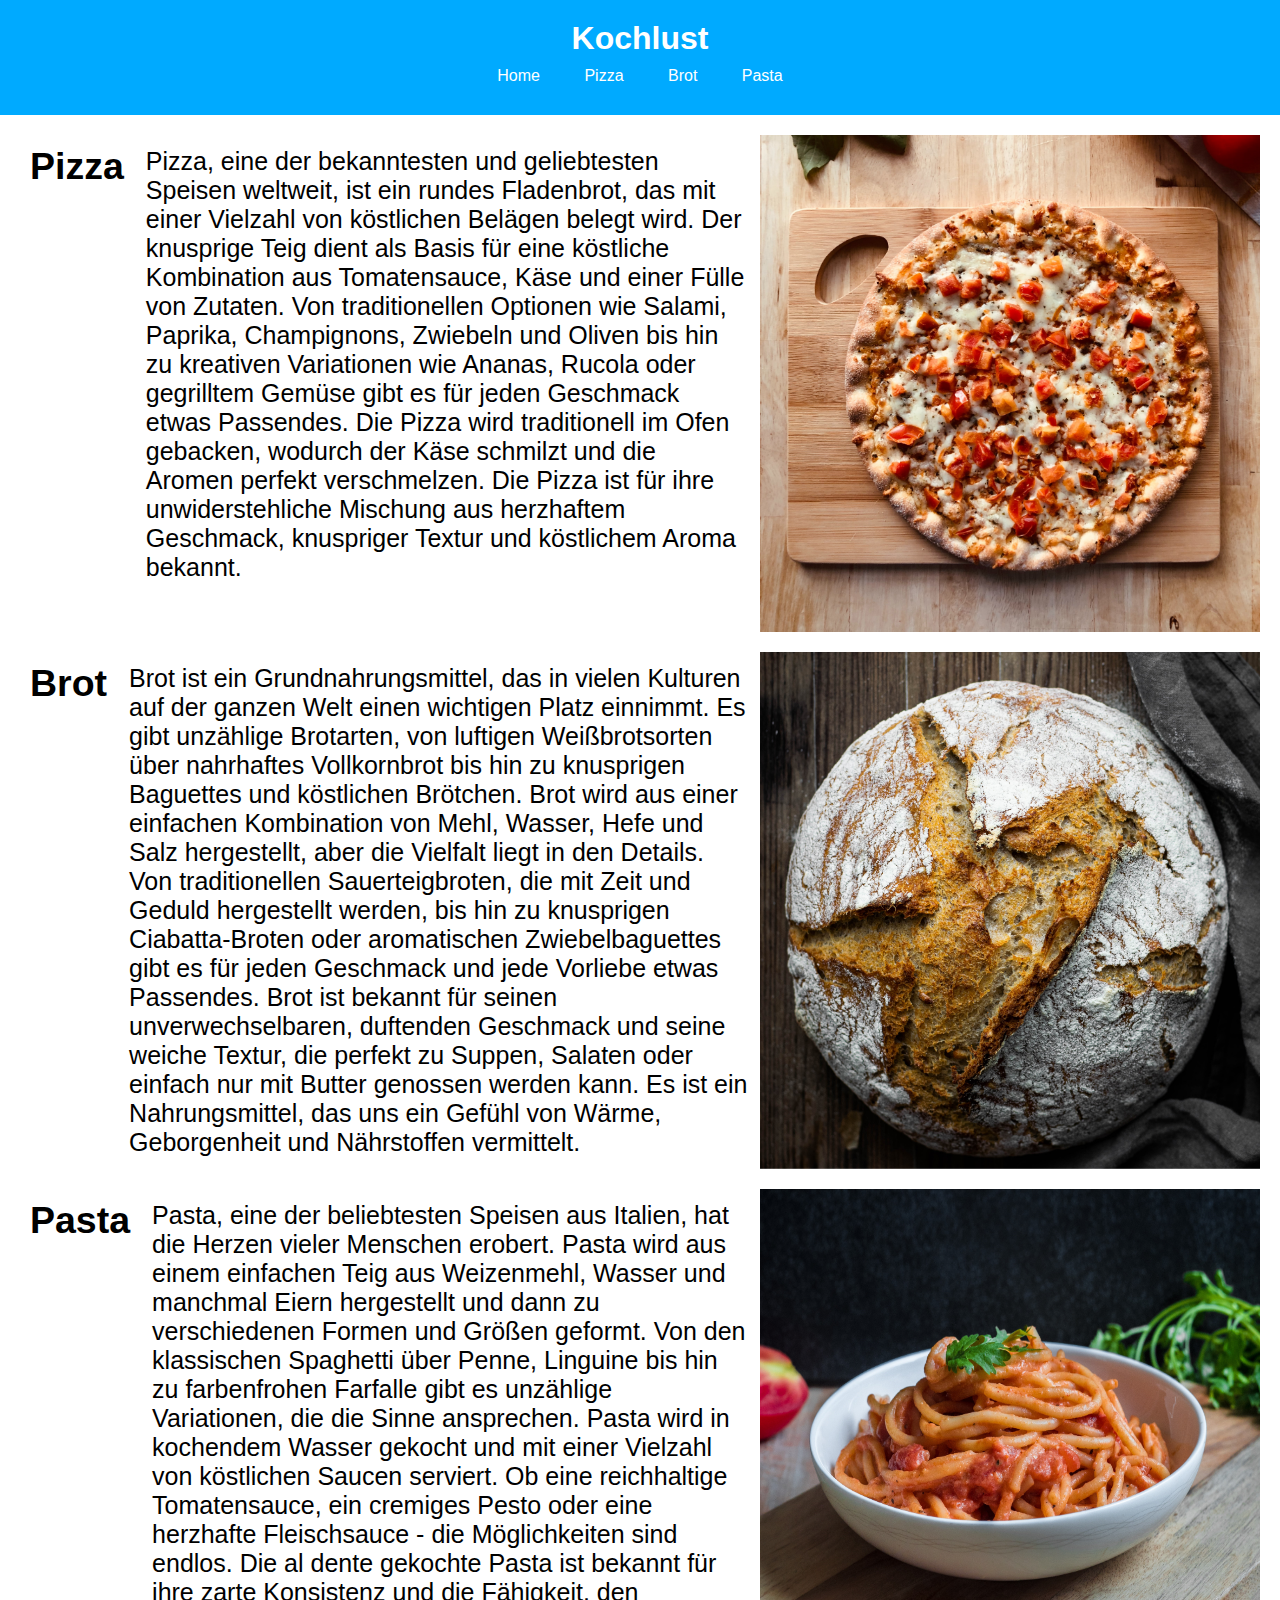
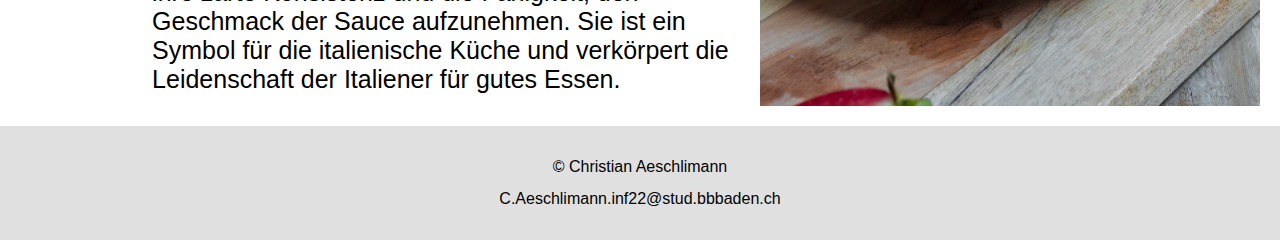
<file: index.html>
<!DOCTYPE html>
<html lang="en">

<head>
  <meta charset="UTF-8">
  <meta name="viewport" content="width=device-width, initial-scale=1.0">
  <link rel="stylesheet" href="style.css">
  <title>Kochlust</title>
</head>

<body>
  <div class="grid-contaier">
    <header>
      <h1>Kochlust</h1>
      <nav>
        <ul>
          <li><a href="index.html">Home</a></li>
          <li><a href="pizza.html">Pizza</a></li>
          <li><a href="brot.html">Brot</a></li>
          <li><a href="pasta.html">Pasta</a></li>
        </ul>
      </nav>
    </header>

    <main>
      <section class="recipe-section">
        <h2>Pizza</h2>
        <p>Pizza, eine der bekanntesten und geliebtesten Speisen weltweit, ist ein rundes Fladenbrot, das mit einer Vielzahl von köstlichen Belägen belegt wird. Der knusprige Teig dient als Basis für eine köstliche Kombination aus Tomatensauce, Käse und einer Fülle von Zutaten. Von traditionellen Optionen wie Salami, Paprika, Champignons, Zwiebeln und Oliven bis hin zu kreativen Variationen wie Ananas, Rucola oder gegrilltem Gemüse gibt es für jeden Geschmack etwas Passendes. Die Pizza wird traditionell im Ofen gebacken, wodurch der Käse schmilzt und die Aromen perfekt verschmelzen. Die Pizza ist für ihre unwiderstehliche Mischung aus herzhaftem Geschmack, knuspriger Textur und köstlichem Aroma bekannt.</p>
        <img class="Bild" src="pizza.jpg" alt="Pizza" width="500">
      </section>

      <section class="recipe-section">
        <h2>Brot</h2>
        <p>Brot ist ein Grundnahrungsmittel, das in vielen Kulturen auf der ganzen Welt einen wichtigen Platz einnimmt. Es gibt unzählige Brotarten, von luftigen Weißbrotsorten über nahrhaftes Vollkornbrot bis hin zu knusprigen Baguettes und köstlichen Brötchen. Brot wird aus einer einfachen Kombination von Mehl, Wasser, Hefe und Salz hergestellt, aber die Vielfalt liegt in den Details. Von traditionellen Sauerteigbroten, die mit Zeit und Geduld hergestellt werden, bis hin zu knusprigen Ciabatta-Broten oder aromatischen Zwiebelbaguettes gibt es für jeden Geschmack und jede Vorliebe etwas Passendes. Brot ist bekannt für seinen unverwechselbaren, duftenden Geschmack und seine weiche Textur, die perfekt zu Suppen, Salaten oder einfach nur mit Butter genossen werden kann. Es ist ein Nahrungsmittel, das uns ein Gefühl von Wärme, Geborgenheit und Nährstoffen vermittelt.</p>
        <img class="Bild" src="brot.jpg" alt="Brot" width="500">
      </section>

      <section class="recipe-section">
        <h2>Pasta</h2>
        <p>Pasta, eine der beliebtesten Speisen aus Italien, hat die Herzen vieler Menschen erobert. Pasta wird aus einem einfachen Teig aus Weizenmehl, Wasser und manchmal Eiern hergestellt und dann zu verschiedenen Formen und Größen geformt. Von den klassischen Spaghetti über Penne, Linguine bis hin zu farbenfrohen Farfalle gibt es unzählige Variationen, die die Sinne ansprechen. Pasta wird in kochendem Wasser gekocht und mit einer Vielzahl von köstlichen Saucen serviert. Ob eine reichhaltige Tomatensauce, ein cremiges Pesto oder eine herzhafte Fleischsauce - die Möglichkeiten sind endlos. Die al dente gekochte Pasta ist bekannt für ihre zarte Konsistenz und die Fähigkeit, den Geschmack der Sauce aufzunehmen. Sie ist ein Symbol für die italienische Küche und verkörpert die Leidenschaft der Italiener für gutes Essen.</p>
        <img class="Bild" src="pasta.jpg" alt="Pasta" width="500">
      </section>
      
    </main>

    <footer>
      <p> &copy; Christian Aeschlimann</p>
      <p>C.Aeschlimann.inf22@stud.bbbaden.ch</p>
    </footer>
  </div>
</body>

</html>
</file>
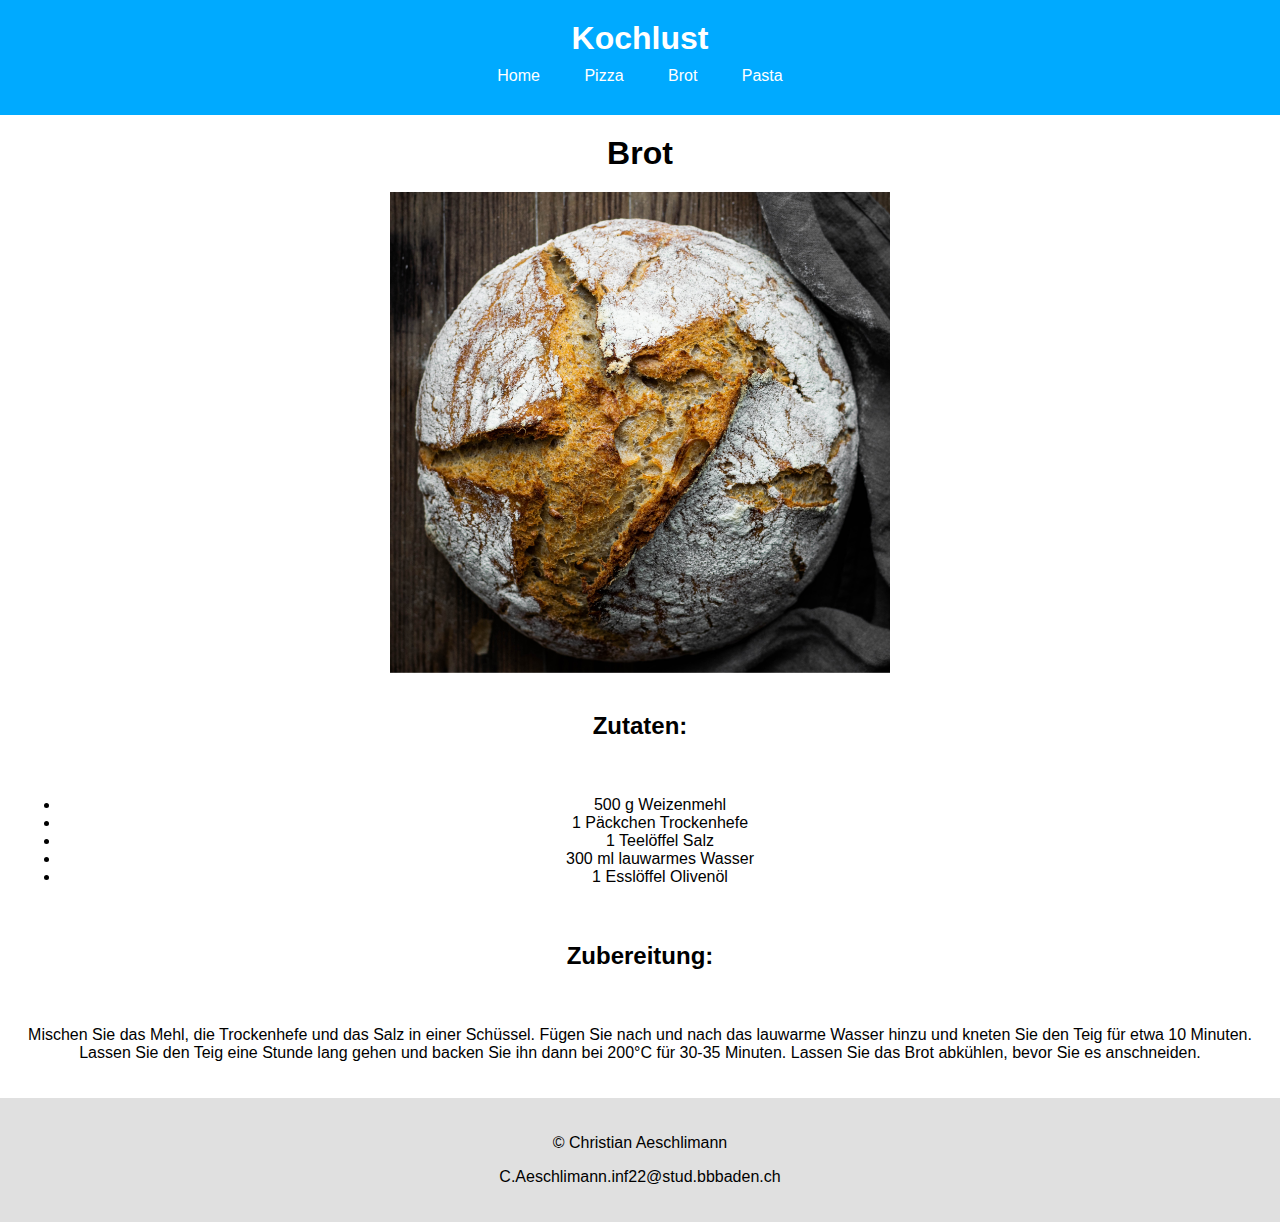
<file: brot.html>
<!DOCTYPE html>
<html lang="de">
<head>
  <meta charset="UTF-8">
  <title>Brot-Rezept</title>
  <link rel="stylesheet" href="unterseite.css">
</head>
<body>
  <header>
    <h1>Kochlust</h1>
    <nav>
      <ul>
        <li><a href="index.html">Home</a></li>
        <li><a href="pizza.html">Pizza</a></li>
        <li><a href="brot.html">Brot</a></li>
        <li><a href="pasta.html">Pasta</a></li>
      </ul>
    </nav>
  </header>
  <main>
  <h1>Brot</h1>
  <img class="Bild" src="brot.jpg" alt="Brot" width="500">
  <h2>Zutaten:</h2>
  <ul>
    <li>500 g Weizenmehl</li>
    <li>1 Päckchen Trockenhefe</li>
    <li>1 Teelöffel Salz</li>
    <li>300 ml lauwarmes Wasser</li>
    <li>1 Esslöffel Olivenöl</li>
  </ul>
  <h2>Zubereitung:</h2>
  <p>Mischen Sie das Mehl, die Trockenhefe und das Salz in einer Schüssel. Fügen Sie nach und nach das lauwarme Wasser hinzu und kneten Sie den Teig für etwa 10 Minuten. Lassen Sie den Teig eine Stunde lang gehen und backen Sie ihn dann bei 200°C für 30-35 Minuten. Lassen Sie das Brot abkühlen, bevor Sie es anschneiden.</p>
  </main>
  <footer>
    <p> &copy; Christian Aeschlimann</p>
    <p>C.Aeschlimann.inf22@stud.bbbaden.ch</p>
  </footer>
</body>
</html>
</file>
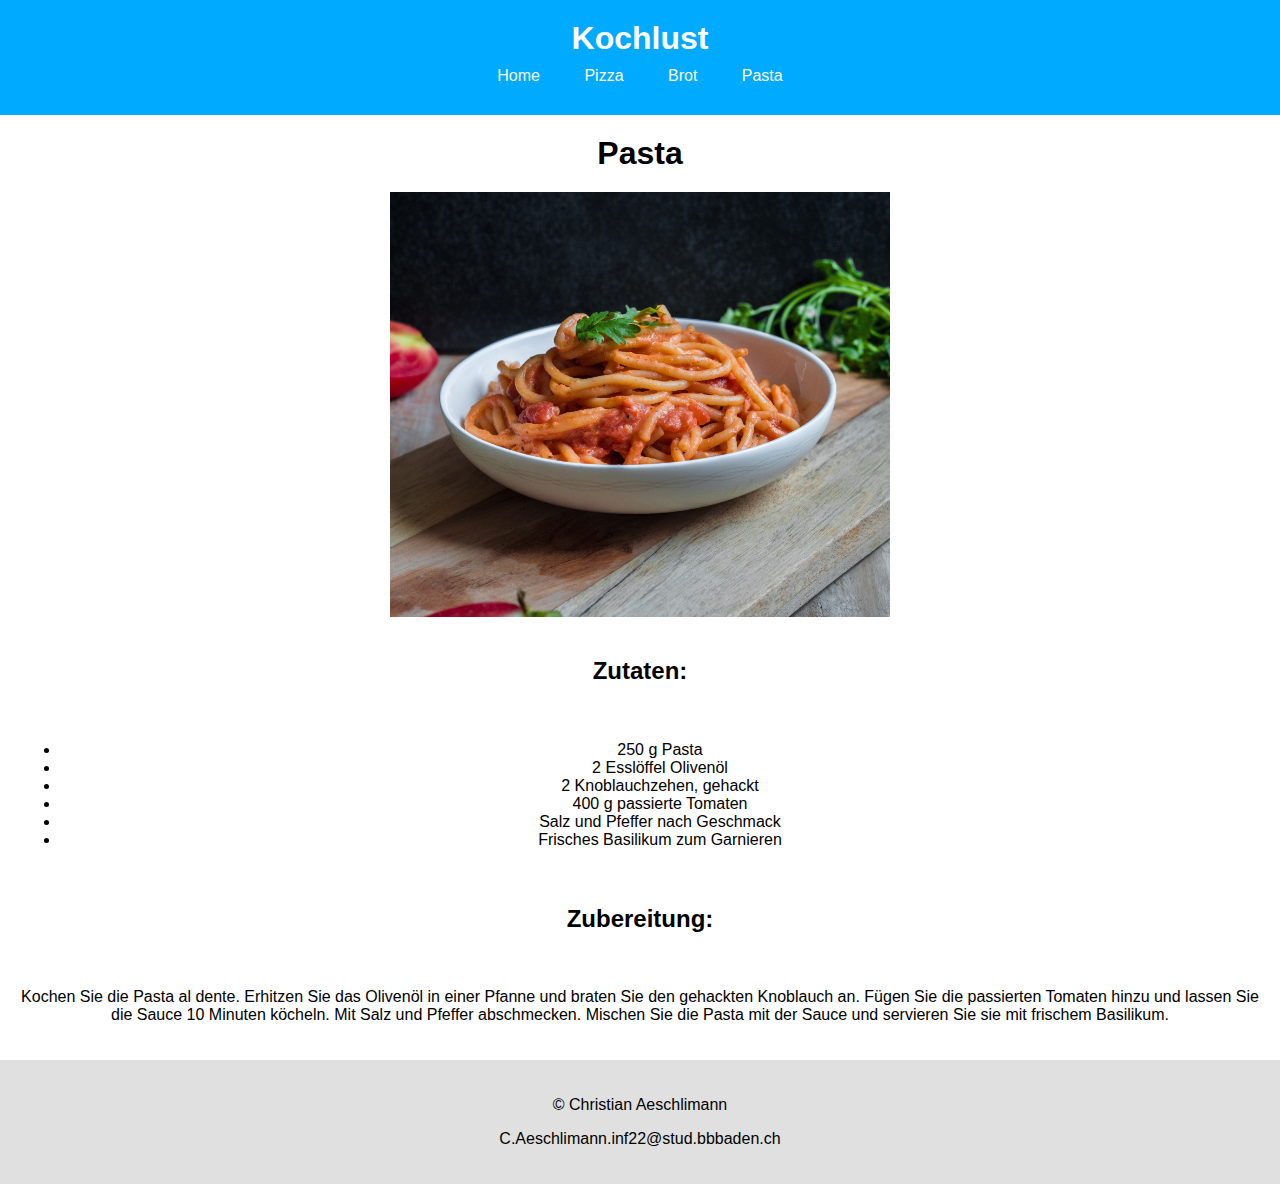
<file: pasta.html>
<!DOCTYPE html>
<html lang="de">
<head>
  <meta charset="UTF-8">
  <title>Pasta-Rezept</title>
  <link rel="stylesheet" href="unterseite.css">
</head>
<body>
  <header>
    <h1>Kochlust</h1>
    <nav>
      <ul>
        <li><a href="index.html">Home</a></li>
        <li><a href="pizza.html">Pizza</a></li>
        <li><a href="brot.html">Brot</a></li>
        <li><a href="pasta.html">Pasta</a></li>
      </ul>
    </nav>
  </header>
  <main>
  <h1>Pasta</h1>
  <img class="Bild" src="pasta.jpg" alt="Pasta" width="500">
  <h2>Zutaten:</h2>
  <ul>
    <li>250 g Pasta</li>
    <li>2 Esslöffel Olivenöl</li>
    <li>2 Knoblauchzehen, gehackt</li>
    <li>400 g passierte Tomaten</li>
    <li>Salz und Pfeffer nach Geschmack</li>
    <li>Frisches Basilikum zum Garnieren</li>
  </ul>
  <h2>Zubereitung:</h2>
  <p>Kochen Sie die Pasta al dente. Erhitzen Sie das Olivenöl in einer Pfanne und braten Sie den gehackten Knoblauch an. Fügen Sie die passierten Tomaten hinzu und lassen Sie die Sauce 10 Minuten köcheln. Mit Salz und Pfeffer abschmecken. Mischen Sie die Pasta mit der Sauce und servieren Sie sie mit frischem Basilikum.</p>
  </main>
  <footer>
    <p> &copy; Christian Aeschlimann</p>
    <p>C.Aeschlimann.inf22@stud.bbbaden.ch</p>
  </footer>
</body>
</html>
</file>
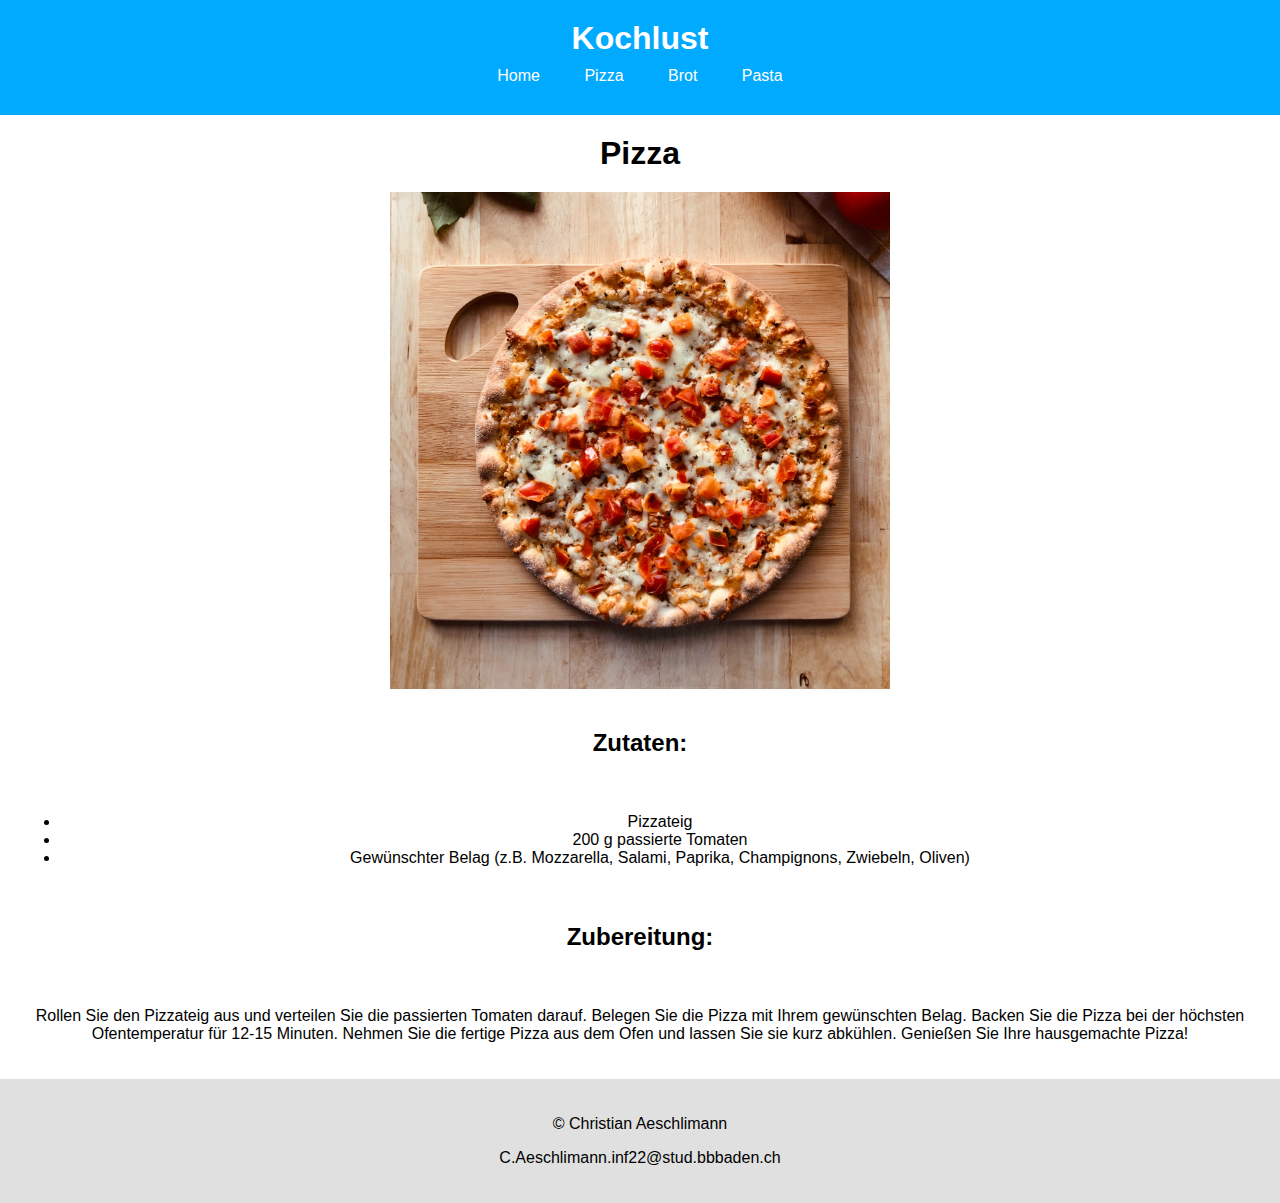
<file: pizza.html>
<!DOCTYPE html>
<html lang="de">
<head>
  <meta charset="UTF-8">
  <title>Pizza-Rezept</title>
  <link rel="stylesheet" href="unterseite.css">
</head>
<body>
  <header>
    <h1>Kochlust</h1>
    <nav>
      <ul>
        <li><a href="index.html">Home</a></li>
        <li><a href="pizza.html">Pizza</a></li>
        <li><a href="brot.html">Brot</a></li>
        <li><a href="pasta.html">Pasta</a></li>
      </ul>
    </nav>
  </header>
  <main><h1>Pizza</h1>
  <img class="Bild" src="pizza.jpg" alt="Pizza" width="500">
  <h2>Zutaten:</h2>
  <ul>
    <li>Pizzateig</li>
    <li>200 g passierte Tomaten</li>
    <li>Gewünschter Belag (z.B. Mozzarella, Salami, Paprika, Champignons, Zwiebeln, Oliven)</li>
  </ul>
  <h2>Zubereitung:</h2>
  <p>Rollen Sie den Pizzateig aus und verteilen Sie die passierten Tomaten darauf. Belegen Sie die Pizza mit Ihrem gewünschten Belag. Backen Sie die Pizza bei der höchsten Ofentemperatur für 12-15 Minuten. Nehmen Sie die fertige Pizza aus dem Ofen und lassen Sie sie kurz abkühlen. Genießen Sie Ihre hausgemachte Pizza!</p>
  </main>
  <footer>
    <p> &copy; Christian Aeschlimann</p>
    <p>C.Aeschlimann.inf22@stud.bbbaden.ch</p>
  </footer>
</body>
</html>
</file>
<file: style.css>
.grid-container {
 grid-template-rows: auto;
}



body {
  margin: 0;
  padding: 0;
  font-family: Arial, sans-serif;
}

header {
  background-color: #00aaff;
  color: white;
  padding: 20px;
  text-align: center;

}

h1 {
  margin: 0;
}

nav ul {
  list-style-type: none;
  margin: 0;
  padding: 0;
  background-color: #00aaff;
}

nav ul li {
  display: inline-block;
}

nav ul li a {
  display: block;
  color: white;
  text-decoration: none;
  padding: 10px 20px;
}

nav ul li a:hover {
  background-color: #0077ff;
}
h2 {
  margin: 10px;

}
p {
  margin: 10px;
  padding: 2px;
}
main {
  display: grid;
  grid-gap: 20px;
  padding: 20px;
  font-size: 25px;
}

.recipe-section {
 grid-column:  2fr 1fr;
 display: flex;
 text-align: left;
}

.Bild {
  margin: 0 auto;
}

footer {
  background-color: #e0e0e0;
  padding: 20px;
  text-align: center;
}
@media (max-width:700px)
{

  body{
    background-color: aqua;
  }
  .Bild {
    display:;
    grid-column: auto;
    text-align: left;
    width: auto;
   
  } 
  .grid-container {
    grid-template-rows: auto  ;

  }
  img {

  width: auto;  }
}
</file>
<file: unterseite.css>
.grid-container {
    grid-template-rows: auto;
   }
   
body {
    margin: 0;
    padding: 0;
    font-family: Arial, sans-serif;
  }
  
  header {
    background-color: #00aaff;
    color: white;
    padding: 20px;
    text-align: center;
  }
  
  h1 {
    margin: 0;
  }
  
  nav ul {
    list-style-type: none;
    margin: 0;
    padding: 0;
    background-color: #00aaff;
  }
  
  nav ul li {
    display: inline-block;
  }
  
  nav ul li a {
    display: block;
    color: white;
    text-decoration: none;
    padding: 10px 20px;
  }
  
  nav ul li a:hover {
    background-color: #0077ff;
  }

  main {
    display: grid;
    grid-gap: 20px;
    padding: 20px;
    text-align: center;
  }
.Bild {
    margin: 0 auto;
}

  footer {
    background-color: #e0e0e0;
    padding: 20px;
    text-align: center;
  }
  @media (max-width:700px)
  {
  header {
    background-color: #00aaff;
    grid-template-columns: span 1;
    color: white;
    padding: 20px;
    text-align: center;
  }

body{
    background-color: aqua;
    }
.Bild {
    grid-column: auto;
    text-align: left;
   
    } 
    .grid-container {
        grid-template-rows: auto;
        grid-column: 1fr;
        display: grid;
       }
       
  
  img {

    height: auto;}
}
</file>
